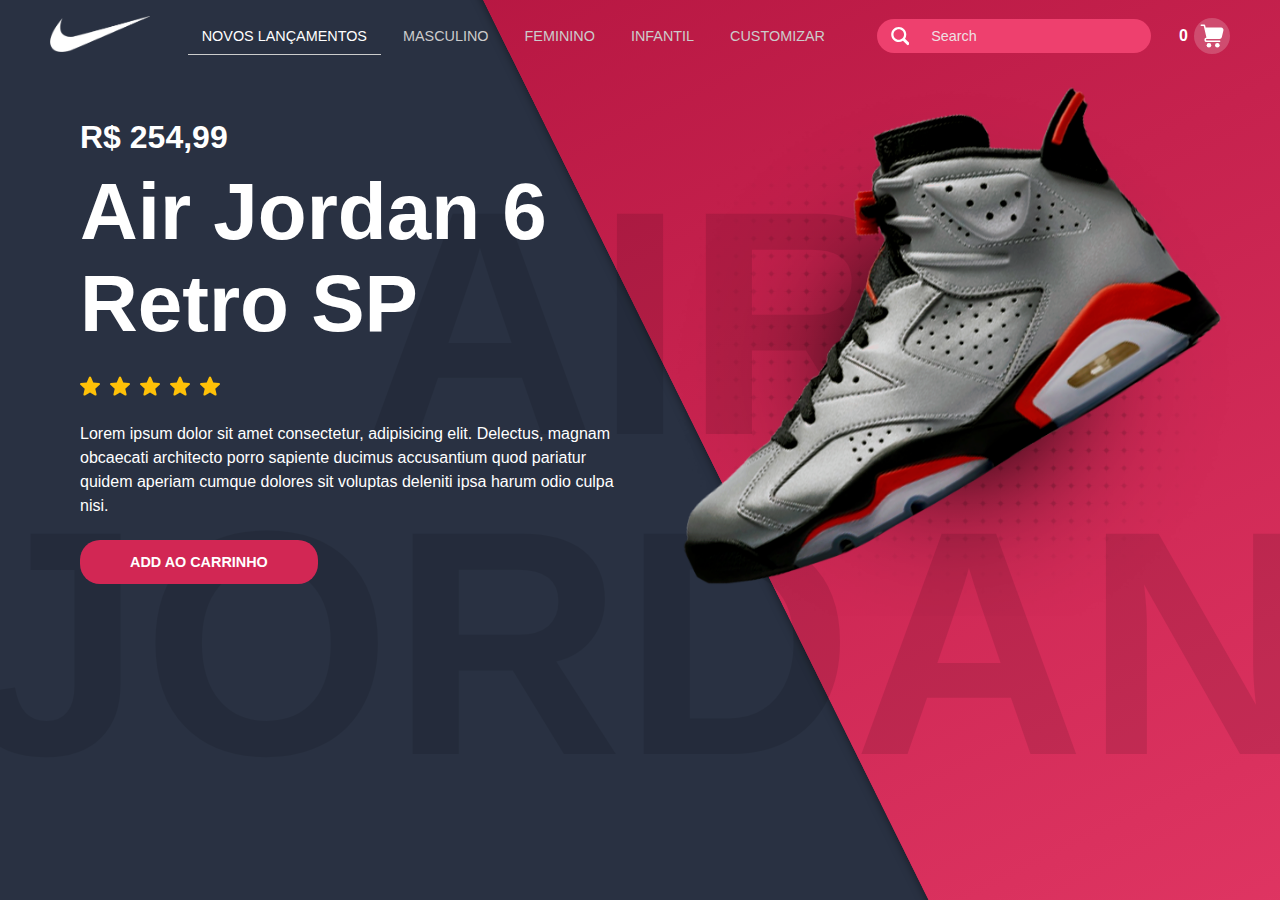
<file: index.html>
<!DOCTYPE html>
<html lang="pt-br">
<head>
    <meta charset="UTF-8">
    <meta http-equiv="X-UA-Compatible" content="IE=edge">
    <meta name="viewport" content="width=device-width, initial-scale=1.0">
    <title>Home</title>
    <link rel="stylesheet" href="style.css">
    <link rel="stylesheet" href="color.css">
</head>
<body>
    <div class="cntrCamadaFundo">
        <div class="camadaFundo"></div>
        <p class="textoFundo">Air Jordan</p>
    </div>

    <header>
        <div class="cntrLogo">
            <img src="img/nike-logotipo.png" alt="">
        </div>
        <div class="cntrCategorias">
            <ul>
                <li class="categoarias" onclick="clickCategorias('0')"><span>Novos</span> lançamentos</li>
                <li class="categoarias" onclick="clickCategorias('1')">Masculino</li>
                <li class="categoarias" onclick="clickCategorias('2')">Feminino</li>
                <li class="categoarias" onclick="clickCategorias('3')">Infantil</li>
                <li class="categoarias" onclick="clickCategorias('4')">Customizar</li>
            </ul>
        </div>
        <span>
            <div class="cntrBarraPesquisa">
                <div class="cntrInput">
                    <!--svg lupa-->
                    <svg xmlns="http://www.w3.org/2000/svg" version="1.1" xmlns:xlink="http://www.w3.org/1999/xlink" xmlns:svgjs="http://svgjs.com/svgjs" width="512" height="512" x="0" y="0" viewBox="0 0 32 32" style="enable-background:new 0 0 512 512" xml:space="preserve" class=""><g transform="matrix(1.3000000000000003,0,0,1.3000000000000003,-4.803686141967777,-4.803686141967777)"><path d="m27.414 24.586-5.077-5.077A9.932 9.932 0 0 0 24 14c0-5.514-4.486-10-10-10S4 8.486 4 14s4.486 10 10 10a9.932 9.932 0 0 0 5.509-1.663l5.077 5.077a2 2 0 1 0 2.828-2.828zM7 14c0-3.86 3.14-7 7-7s7 3.14 7 7-3.14 7-7 7-7-3.14-7-7z" fill="#ffffff" data-original="#000000" class=""></path></g></svg>
                    <input type="text" name="search" id="search" placeholder="Search">
                </div>
            </div>
            <div class="cntrCarrinho" onclick="abrirAbaCarrinho()">
                <p id="numCarrinho">0</p>
                <!--svg carrinho-->
                <svg xmlns="http://www.w3.org/2000/svg" version="1.1" xmlns:xlink="http://www.w3.org/1999/xlink" xmlns:svgjs="http://svgjs.com/svgjs" width="512" height="512" x="0" y="0" viewBox="0 0 32 32" style="enable-background:new 0 0 512 512" xml:space="preserve" class=""><circle r="16" cx="16" cy="16" fill="#bac8d3" shape="circle"></circle><g transform="matrix(0.68,0,0,0.68,5.120299377441407,5.11999994277954)"><path d="M30.352 6.137A2.987 2.987 0 0 0 28 5H7.733l-.759-3.229A1 1 0 0 0 6 1H2a1 1 0 0 0 0 2h3.208l3.535 15.026A2.992 2.992 0 0 0 9 24h17a1 1 0 0 0 0-2H9a1 1 0 0 1 0-2h16.882a2.99 2.99 0 0 0 2.92-2.313l2.119-9a2.986 2.986 0 0 0-.569-2.55z" fill="#ffffff" data-original="#000000" class=""></path><circle cx="23" cy="28" r="3" fill="#ffffff" data-original="#000000" class=""></circle><circle cx="12" cy="28" r="3" fill="#ffffff" data-original="#000000" class=""></circle></g></svg>
            </div>
        </span>
    </header>

    <main>
        <div class="cntrLeft">
            <div class="preco">$225</div>
            <p class="nomeProduto">Air Jordan 6 Retro SP</p>
            <div class="cntrEstrelas">
                <svg xmlns="http://www.w3.org/2000/svg" version="1.1" xmlns:xlink="http://www.w3.org/1999/xlink" xmlns:svgjs="http://svgjs.com/svgjs" width="512" height="512" x="0" y="0" viewBox="0 0 511.987 511" style="enable-background:new 0 0 512 512" xml:space="preserve" class=""><g transform="matrix(1,0,0,1,0,10)"><path fill="#ffc107" d="M510.652 185.902a27.158 27.158 0 0 0-23.425-18.71l-147.774-13.419-58.433-136.77C276.71 6.98 266.898.494 255.996.494s-20.715 6.487-25.023 16.534l-58.434 136.746-147.797 13.418A27.208 27.208 0 0 0 1.34 185.902c-3.371 10.368-.258 21.739 7.957 28.907l111.7 97.96-32.938 145.09c-2.41 10.668 1.73 21.696 10.582 28.094 4.757 3.438 10.324 5.188 15.937 5.188 4.84 0 9.64-1.305 13.95-3.883l127.468-76.184 127.422 76.184c9.324 5.61 21.078 5.097 29.91-1.305a27.223 27.223 0 0 0 10.582-28.094l-32.937-145.09 111.699-97.94a27.224 27.224 0 0 0 7.98-28.927zm0 0" data-original="#ffc107" class=""></path></g></svg>
                <svg xmlns="http://www.w3.org/2000/svg" version="1.1" xmlns:xlink="http://www.w3.org/1999/xlink" xmlns:svgjs="http://svgjs.com/svgjs" width="512" height="512" x="0" y="0" viewBox="0 0 511.987 511" style="enable-background:new 0 0 512 512" xml:space="preserve" class=""><g transform="matrix(1,0,0,1,0,10)"><path fill="#ffc107" d="M510.652 185.902a27.158 27.158 0 0 0-23.425-18.71l-147.774-13.419-58.433-136.77C276.71 6.98 266.898.494 255.996.494s-20.715 6.487-25.023 16.534l-58.434 136.746-147.797 13.418A27.208 27.208 0 0 0 1.34 185.902c-3.371 10.368-.258 21.739 7.957 28.907l111.7 97.96-32.938 145.09c-2.41 10.668 1.73 21.696 10.582 28.094 4.757 3.438 10.324 5.188 15.937 5.188 4.84 0 9.64-1.305 13.95-3.883l127.468-76.184 127.422 76.184c9.324 5.61 21.078 5.097 29.91-1.305a27.223 27.223 0 0 0 10.582-28.094l-32.937-145.09 111.699-97.94a27.224 27.224 0 0 0 7.98-28.927zm0 0" data-original="#ffc107" class=""></path></g></svg>
                <svg xmlns="http://www.w3.org/2000/svg" version="1.1" xmlns:xlink="http://www.w3.org/1999/xlink" xmlns:svgjs="http://svgjs.com/svgjs" width="512" height="512" x="0" y="0" viewBox="0 0 511.987 511" style="enable-background:new 0 0 512 512" xml:space="preserve" class=""><g transform="matrix(1,0,0,1,0,10)"><path fill="#ffc107" d="M510.652 185.902a27.158 27.158 0 0 0-23.425-18.71l-147.774-13.419-58.433-136.77C276.71 6.98 266.898.494 255.996.494s-20.715 6.487-25.023 16.534l-58.434 136.746-147.797 13.418A27.208 27.208 0 0 0 1.34 185.902c-3.371 10.368-.258 21.739 7.957 28.907l111.7 97.96-32.938 145.09c-2.41 10.668 1.73 21.696 10.582 28.094 4.757 3.438 10.324 5.188 15.937 5.188 4.84 0 9.64-1.305 13.95-3.883l127.468-76.184 127.422 76.184c9.324 5.61 21.078 5.097 29.91-1.305a27.223 27.223 0 0 0 10.582-28.094l-32.937-145.09 111.699-97.94a27.224 27.224 0 0 0 7.98-28.927zm0 0" data-original="#ffc107" class=""></path></g></svg>
                <svg xmlns="http://www.w3.org/2000/svg" version="1.1" xmlns:xlink="http://www.w3.org/1999/xlink" xmlns:svgjs="http://svgjs.com/svgjs" width="512" height="512" x="0" y="0" viewBox="0 0 511.987 511" style="enable-background:new 0 0 512 512" xml:space="preserve" class=""><g transform="matrix(1,0,0,1,0,10)"><path fill="#ffc107" d="M510.652 185.902a27.158 27.158 0 0 0-23.425-18.71l-147.774-13.419-58.433-136.77C276.71 6.98 266.898.494 255.996.494s-20.715 6.487-25.023 16.534l-58.434 136.746-147.797 13.418A27.208 27.208 0 0 0 1.34 185.902c-3.371 10.368-.258 21.739 7.957 28.907l111.7 97.96-32.938 145.09c-2.41 10.668 1.73 21.696 10.582 28.094 4.757 3.438 10.324 5.188 15.937 5.188 4.84 0 9.64-1.305 13.95-3.883l127.468-76.184 127.422 76.184c9.324 5.61 21.078 5.097 29.91-1.305a27.223 27.223 0 0 0 10.582-28.094l-32.937-145.09 111.699-97.94a27.224 27.224 0 0 0 7.98-28.927zm0 0" data-original="#ffc107" class=""></path></g></svg>
                <svg xmlns="http://www.w3.org/2000/svg" version="1.1" xmlns:xlink="http://www.w3.org/1999/xlink" xmlns:svgjs="http://svgjs.com/svgjs" width="512" height="512" x="0" y="0" viewBox="0 0 511.987 511" style="enable-background:new 0 0 512 512" xml:space="preserve" class=""><g transform="matrix(1,0,0,1,0,10)"><path fill="#ffc107" d="M510.652 185.902a27.158 27.158 0 0 0-23.425-18.71l-147.774-13.419-58.433-136.77C276.71 6.98 266.898.494 255.996.494s-20.715 6.487-25.023 16.534l-58.434 136.746-147.797 13.418A27.208 27.208 0 0 0 1.34 185.902c-3.371 10.368-.258 21.739 7.957 28.907l111.7 97.96-32.938 145.09c-2.41 10.668 1.73 21.696 10.582 28.094 4.757 3.438 10.324 5.188 15.937 5.188 4.84 0 9.64-1.305 13.95-3.883l127.468-76.184 127.422 76.184c9.324 5.61 21.078 5.097 29.91-1.305a27.223 27.223 0 0 0 10.582-28.094l-32.937-145.09 111.699-97.94a27.224 27.224 0 0 0 7.98-28.927zm0 0" data-original="#ffc107" class=""></path></g></svg>
            </div>

            <div class="cntrTitleMobile">
                <p class="nomeProdutoMobile">Air Jordan 6 Retro SP</p>
                <div class="cntrEstrelasMobile">
                    <svg xmlns="http://www.w3.org/2000/svg" version="1.1" xmlns:xlink="http://www.w3.org/1999/xlink" xmlns:svgjs="http://svgjs.com/svgjs" width="512" height="512" x="0" y="0" viewBox="0 0 511.987 511" style="enable-background:new 0 0 512 512" xml:space="preserve" class=""><g transform="matrix(1,0,0,1,0,10)"><path fill="#ffc107" d="M510.652 185.902a27.158 27.158 0 0 0-23.425-18.71l-147.774-13.419-58.433-136.77C276.71 6.98 266.898.494 255.996.494s-20.715 6.487-25.023 16.534l-58.434 136.746-147.797 13.418A27.208 27.208 0 0 0 1.34 185.902c-3.371 10.368-.258 21.739 7.957 28.907l111.7 97.96-32.938 145.09c-2.41 10.668 1.73 21.696 10.582 28.094 4.757 3.438 10.324 5.188 15.937 5.188 4.84 0 9.64-1.305 13.95-3.883l127.468-76.184 127.422 76.184c9.324 5.61 21.078 5.097 29.91-1.305a27.223 27.223 0 0 0 10.582-28.094l-32.937-145.09 111.699-97.94a27.224 27.224 0 0 0 7.98-28.927zm0 0" data-original="#ffc107" class=""></path></g></svg>
                    <svg xmlns="http://www.w3.org/2000/svg" version="1.1" xmlns:xlink="http://www.w3.org/1999/xlink" xmlns:svgjs="http://svgjs.com/svgjs" width="512" height="512" x="0" y="0" viewBox="0 0 511.987 511" style="enable-background:new 0 0 512 512" xml:space="preserve" class=""><g transform="matrix(1,0,0,1,0,10)"><path fill="#ffc107" d="M510.652 185.902a27.158 27.158 0 0 0-23.425-18.71l-147.774-13.419-58.433-136.77C276.71 6.98 266.898.494 255.996.494s-20.715 6.487-25.023 16.534l-58.434 136.746-147.797 13.418A27.208 27.208 0 0 0 1.34 185.902c-3.371 10.368-.258 21.739 7.957 28.907l111.7 97.96-32.938 145.09c-2.41 10.668 1.73 21.696 10.582 28.094 4.757 3.438 10.324 5.188 15.937 5.188 4.84 0 9.64-1.305 13.95-3.883l127.468-76.184 127.422 76.184c9.324 5.61 21.078 5.097 29.91-1.305a27.223 27.223 0 0 0 10.582-28.094l-32.937-145.09 111.699-97.94a27.224 27.224 0 0 0 7.98-28.927zm0 0" data-original="#ffc107" class=""></path></g></svg>
                    <svg xmlns="http://www.w3.org/2000/svg" version="1.1" xmlns:xlink="http://www.w3.org/1999/xlink" xmlns:svgjs="http://svgjs.com/svgjs" width="512" height="512" x="0" y="0" viewBox="0 0 511.987 511" style="enable-background:new 0 0 512 512" xml:space="preserve" class=""><g transform="matrix(1,0,0,1,0,10)"><path fill="#ffc107" d="M510.652 185.902a27.158 27.158 0 0 0-23.425-18.71l-147.774-13.419-58.433-136.77C276.71 6.98 266.898.494 255.996.494s-20.715 6.487-25.023 16.534l-58.434 136.746-147.797 13.418A27.208 27.208 0 0 0 1.34 185.902c-3.371 10.368-.258 21.739 7.957 28.907l111.7 97.96-32.938 145.09c-2.41 10.668 1.73 21.696 10.582 28.094 4.757 3.438 10.324 5.188 15.937 5.188 4.84 0 9.64-1.305 13.95-3.883l127.468-76.184 127.422 76.184c9.324 5.61 21.078 5.097 29.91-1.305a27.223 27.223 0 0 0 10.582-28.094l-32.937-145.09 111.699-97.94a27.224 27.224 0 0 0 7.98-28.927zm0 0" data-original="#ffc107" class=""></path></g></svg>
                    <svg xmlns="http://www.w3.org/2000/svg" version="1.1" xmlns:xlink="http://www.w3.org/1999/xlink" xmlns:svgjs="http://svgjs.com/svgjs" width="512" height="512" x="0" y="0" viewBox="0 0 511.987 511" style="enable-background:new 0 0 512 512" xml:space="preserve" class=""><g transform="matrix(1,0,0,1,0,10)"><path fill="#ffc107" d="M510.652 185.902a27.158 27.158 0 0 0-23.425-18.71l-147.774-13.419-58.433-136.77C276.71 6.98 266.898.494 255.996.494s-20.715 6.487-25.023 16.534l-58.434 136.746-147.797 13.418A27.208 27.208 0 0 0 1.34 185.902c-3.371 10.368-.258 21.739 7.957 28.907l111.7 97.96-32.938 145.09c-2.41 10.668 1.73 21.696 10.582 28.094 4.757 3.438 10.324 5.188 15.937 5.188 4.84 0 9.64-1.305 13.95-3.883l127.468-76.184 127.422 76.184c9.324 5.61 21.078 5.097 29.91-1.305a27.223 27.223 0 0 0 10.582-28.094l-32.937-145.09 111.699-97.94a27.224 27.224 0 0 0 7.98-28.927zm0 0" data-original="#ffc107" class=""></path></g></svg>
                    <svg xmlns="http://www.w3.org/2000/svg" version="1.1" xmlns:xlink="http://www.w3.org/1999/xlink" xmlns:svgjs="http://svgjs.com/svgjs" width="512" height="512" x="0" y="0" viewBox="0 0 511.987 511" style="enable-background:new 0 0 512 512" xml:space="preserve" class=""><g transform="matrix(1,0,0,1,0,10)"><path fill="#ffc107" d="M510.652 185.902a27.158 27.158 0 0 0-23.425-18.71l-147.774-13.419-58.433-136.77C276.71 6.98 266.898.494 255.996.494s-20.715 6.487-25.023 16.534l-58.434 136.746-147.797 13.418A27.208 27.208 0 0 0 1.34 185.902c-3.371 10.368-.258 21.739 7.957 28.907l111.7 97.96-32.938 145.09c-2.41 10.668 1.73 21.696 10.582 28.094 4.757 3.438 10.324 5.188 15.937 5.188 4.84 0 9.64-1.305 13.95-3.883l127.468-76.184 127.422 76.184c9.324 5.61 21.078 5.097 29.91-1.305a27.223 27.223 0 0 0 10.582-28.094l-32.937-145.09 111.699-97.94a27.224 27.224 0 0 0 7.98-28.927zm0 0" data-original="#ffc107" class=""></path></g></svg>
                </div>
                <div class="precoMobile">$225</div>
            </div>

            <div class="cntrImgMainMobile">
                <img src="img/tenis.png" alt="">
            </div>
            <p class="sobreProduto">Lorem ipsum dolor sit amet consectetur, adipisicing elit. Delectus, magnam obcaecati architecto porro sapiente ducimus accusantium quod pariatur quidem aperiam cumque dolores sit voluptas deleniti ipsa harum odio culpa nisi.</p>
            <div class="cntrBtns">
                <button id="addCart">Add ao carrinho</button>
                <button>
                    <svg xmlns="http://www.w3.org/2000/svg" version="1.1" xmlns:xlink="http://www.w3.org/1999/xlink" xmlns:svgjs="http://svgjs.com/svgjs" width="512" height="512" x="0" y="0" viewBox="0 0 512 512" style="enable-background:new 0 0 512 512" xml:space="preserve" class=""><g><path d="M376 30c-27.783 0-53.255 8.804-75.707 26.168-21.525 16.647-35.856 37.85-44.293 53.268-8.437-15.419-22.768-36.621-44.293-53.268C189.255 38.804 163.783 30 136 30 58.468 30 0 93.417 0 177.514c0 90.854 72.943 153.015 183.369 247.118 18.752 15.981 40.007 34.095 62.099 53.414C248.38 480.596 252.12 482 256 482s7.62-1.404 10.532-3.953c22.094-19.322 43.348-37.435 62.111-53.425C439.057 330.529 512 268.368 512 177.514 512 93.417 453.532 30 376 30z" fill="#000000" data-original="#000000" class=""></path></g></svg>
                    Add aos favoritos
                </button>
            </div>
        </div>
        <div class="cntrRight">
            <div class="cntrImgMain">
                <img src="img/tenis.png" alt="">
            </div>
        </div>
    </main>


    <div class="carrinho">
        <svg class="bntVoltarCart" xmlns="http://www.w3.org/2000/svg" version="1.1" xmlns:xlink="http://www.w3.org/1999/xlink" xmlns:svgjs="http://svgjs.com/svgjs" width="512" height="512" x="0" y="0" viewBox="0 0 512 512" style="enable-background:new 0 0 512 512" xml:space="preserve" class=""><g><path d="M492 236H68.442l70.164-69.824c7.829-7.792 7.859-20.455.067-28.284-7.792-7.83-20.456-7.859-28.285-.068l-104.504 104-.018.019c-7.809 7.792-7.834 20.496-.002 28.314l.018.019 104.504 104c7.828 7.79 20.492 7.763 28.285-.068 7.792-7.829 7.762-20.492-.067-28.284L68.442 276H492c11.046 0 20-8.954 20-20s-8.954-20-20-20z" fill="#ffffff" data-original="#000000"></path></g></svg>
        <h1>Seu carrinho</h1>
        <p class="numItensCart">0 ITEM</p>

        <div class="cntrMainCart">
            <div class="boxItemCart">
                <div class="cntrMiniImgCart">
                    <!--img produto-->
                    <img src="img/tenis.png" alt="">
                </div>
                <div class="cntrNomePrecoItemCart">
                    <h2>Air Jordan 6</h2>
                    <p>Retro SP</p>
                    <p class="precoItemCart">R$ 225,45</p>
                </div>
                <div class="cntrExcluirItemCart">
                    <h2>Deseja excluir esse item?</h2>
                    <div class="cntrBtnExcluirItemCart">
                        <button class="btnExcluirCart">Excluir</button>
                        <button class="btnCancelarExcluirCart">Cancelar</button>
                    </div>
                </div>
                <div class="cntrQuantidadeItemCart">
                    <button class="maisQuantidade">+</button>
                    <p class="textQuantidade">1</p>
                    <button class="menosQuantidade">-</button>
                </div>
            </div>
            <div class="cntrPrecoTotalCart">
                <span>
                    <p>Subtotal</p>
                    <p id="numSubtotal">R$ 255,45</p>
                </span>
                <span>
                    <p>Frete</p>
                    <p>R$ 20,00</p>
                </span>
                 <span>
                    <p>Total</p>
                    <p id="numTotal">R$ 255,45</p>
                </span>
            </div>
        </div>

        <button class="btnComprarAgoraCart">Comprar agora</button>
    </div>



    <script>

// CONTROLE DO "HOVER" DAS .categotias EM HEADER

        // pegar todas as ".categotias" em header
        let categoarias = document.querySelectorAll(".categoarias")

        // quando alguma ".categoria" for clicada vai chamar clickCategorias(indice)
        function clickCategorias(indice){
            // todas as ".categorias" vão ficar na estilização padrão
            for (let i = 0; i < categoarias.length; i++) {
                categoarias[i].style.color = "#ccc"
                categoarias[i].style.borderBottom =  "1px solid transparent"
            }

            // a ".categoria" q foi clicada sera estilizada 
            categoarias[indice].style.borderBottom =  "1px solid #ccc"
            categoarias[indice].style.color =  "white"
            categoarias[indice].style.transition =  ".5s"
        }
        
        // Abrir a pag com a primeira ".categoria" marcada
        clickCategorias("0")
//



// CLIQUE "ADD AO CARRINHO"

        let bntAddCart = document.getElementById("addCart")

        // "noCarrinho" sera false até o item ser add ao carrinho
        let noCarrinho = false;

        // numero que representa a quantidade de itens que tem no carrinho
        let numCarrinho = document.getElementById("numCarrinho")

        bntAddCart.addEventListener('click', function() {

            // verificar se o item ja esta no carrinho
            if (noCarrinho == false) {

                // quando clicar no botão o texto dele vai ser alterado
                bntAddCart.classList.add('bntAddCartClicado');
                bntAddCart.classList.remove('bntAddCartNaoClicado');

                bntAddCart.innerHTML = "Adicionado!"

                numCarrinho.style.transition = "1s"
                numCarrinho.style.transform = "scale(1.5)"

                setTimeout(() => {
                    numCarrinho.style.transform = "scale(1)"
                    numCarrinho.innerHTML = "1"
                }, 500);

                setTimeout(() => {
                    bntAddCart.innerHTML = "Ver no carrinho"
                    bntAddCart.classList.remove('bntAddCartClicado');
                    bntAddCart.classList.add('bntAddCartNaoClicado');

                }, 2000);

                noCarrinho = true
                controlllerCart(1);
            }
            else{
                // se o item ja estiver no carrinho, vai abrir a aba "carrinho"
                abrirAbaCarrinho()
                
            }

        })
    
//



// TAMANHO DO cntrCamadaFundo

        const body = document.querySelector('body');
        const cntrCamadaFundo = document.querySelector('.cntrCamadaFundo');
        const bodyHeight = body.clientHeight;

        cntrCamadaFundo.style.height = bodyHeight + 'px';

//



// VERIFICAR SE ESTÁ NA VERSÃO MOBILE OU NÃO
        let mobile = false;

        window.addEventListener('DOMContentLoaded', function() {
            
            function checkScreenWidth() {
                var screenWidth = window.innerWidth || document.documentElement.clientWidth || document.body.clientWidth;
                
                if (screenWidth <= 850) {
                    mobile = true;
                } else {
                    mobile = false;
                }
                
                console.log('Mobile:', mobile);
            }
            
            // Verificar a largura da tela ao carregar a página
            checkScreenWidth();
            
            // Verificar a largura da tela ao redimensionar
            window.addEventListener('resize', checkScreenWidth);
        });

//


// FECHAR ABA CARRINHO / ABRIR ABA CARRINHO

        document.querySelector('.bntVoltarCart').addEventListener('click', function() {
            document.querySelector('.carrinho').style.animation = "carrinhoClose .8s normal"
            setTimeout(() => {
                document.querySelector('.carrinho').style.display = "none"
            }, 750);
        })

        function abrirAbaCarrinho() {
            window.scrollTo(0, 0);
            document.querySelector('.carrinho').style.display = "block"
            document.querySelector('.carrinho').style.animation = "carrinhoOpen .8s both"
        }

//


// AUMENTAR OU DIMINUIR A QUANTIDADE DO ITEM NO CARRINHO
        let textQuantidade = document.querySelector(".textQuantidade")
        let precoItem = 254.99
        let precoItemQuantidade = precoItem;
        let precoMobile = document.querySelector(".precoMobile")
        let preco = document.querySelector(".preco")
        let numTotal = document.getElementById("numTotal")
        let numSubtotal = document.getElementById("numSubtotal")
        let precoItemCart = document.querySelector(".precoItemCart")
        precoItemCart.innerHTML = "R$ " + precoItem.toFixed(2).replace(".", ",")

        textQuantidade.innerHTML = 1

        document.querySelector('.maisQuantidade').addEventListener('click', function() {
            textQuantidade.innerHTML = parseInt(textQuantidade.innerHTML) + 1
            precoItemQuantidade = precoItem * parseInt(textQuantidade.innerHTML) +20
            attPreco()
        })

        document.querySelector('.menosQuantidade').addEventListener('click', function() {
            if (textQuantidade.innerHTML == "1") {
                // deseja excluir essa item do carrinho?
                document.querySelector(".boxItemCart").style.backgroundColor = "rgb(255 0 0 / 10%)"
                document.querySelector(".cntrNomePrecoItemCart").style.display = "none"
                document.querySelector(".cntrQuantidadeItemCart").style.display = "none"
                document.querySelector(".cntrExcluirItemCart").style.display = "block"
                
            }else{
                textQuantidade.innerHTML = parseInt(textQuantidade.innerHTML) - 1
                precoItemQuantidade = precoItem * parseInt(textQuantidade.innerHTML) +20
                attPreco()
            }
        })

        attPreco()
        function attPreco(){
            preco.innerHTML = "R$ " + precoItem.toFixed(2).replace(".", ",")
            precoMobile.innerHTML = preco.innerHTML
            numSubtotal.innerHTML = "R$ " + (precoItemQuantidade-20).toFixed(2).replace(".", ",")
            numTotal.innerHTML = "R$ " + precoItemQuantidade.toFixed(2).replace(".", ",")
        }


        document.querySelector('.btnCancelarExcluirCart').addEventListener('click', function() {
            document.querySelector(".boxItemCart").style.backgroundColor = "rgb(255 0 0 / 0%)"
            document.querySelector(".cntrNomePrecoItemCart").style.display = "block"
            document.querySelector(".cntrQuantidadeItemCart").style.display = "flex"
            document.querySelector(".cntrExcluirItemCart").style.display = "none"
        })

        document.querySelector('.btnExcluirCart').addEventListener('click', function() {
            // excluir item do carrinho
            controlllerCart(0);
        })
//


        function controlllerCart(numItens){
            if(numItens > 0){
                // se tiver itens no cart
                document.querySelector(".cntrMainCart").style.display = "block"
                //document.getElementById("numCarrinho").innerHTML = "1"
                noCarrinho = true
                //bntAddCart.innerHTML = "Ver no carrinho"
                document.querySelector(".numItensCart").innerHTML = "1 ITEM"

            }else{
                // se não tiver itens no cart
                document.querySelector(".cntrMainCart").style.display = "none"
                document.getElementById("numCarrinho").innerHTML = "0"
                noCarrinho = false
                bntAddCart.innerHTML = "ADD AO CARRINHO"
                document.querySelector(".boxItemCart").style.backgroundColor = "rgb(255 0 0 / 0%)"
                document.querySelector(".cntrNomePrecoItemCart").style.display = "block"
                document.querySelector(".cntrQuantidadeItemCart").style.display = "flex"
                document.querySelector(".cntrExcluirItemCart").style.display = "none"
                document.querySelector(".numItensCart").innerHTML = "0 ITEM"
            }
        }

//document.querySelector(".precoMobile").innerHTML = "$009"
    </script>


</body>
</html>
</file>
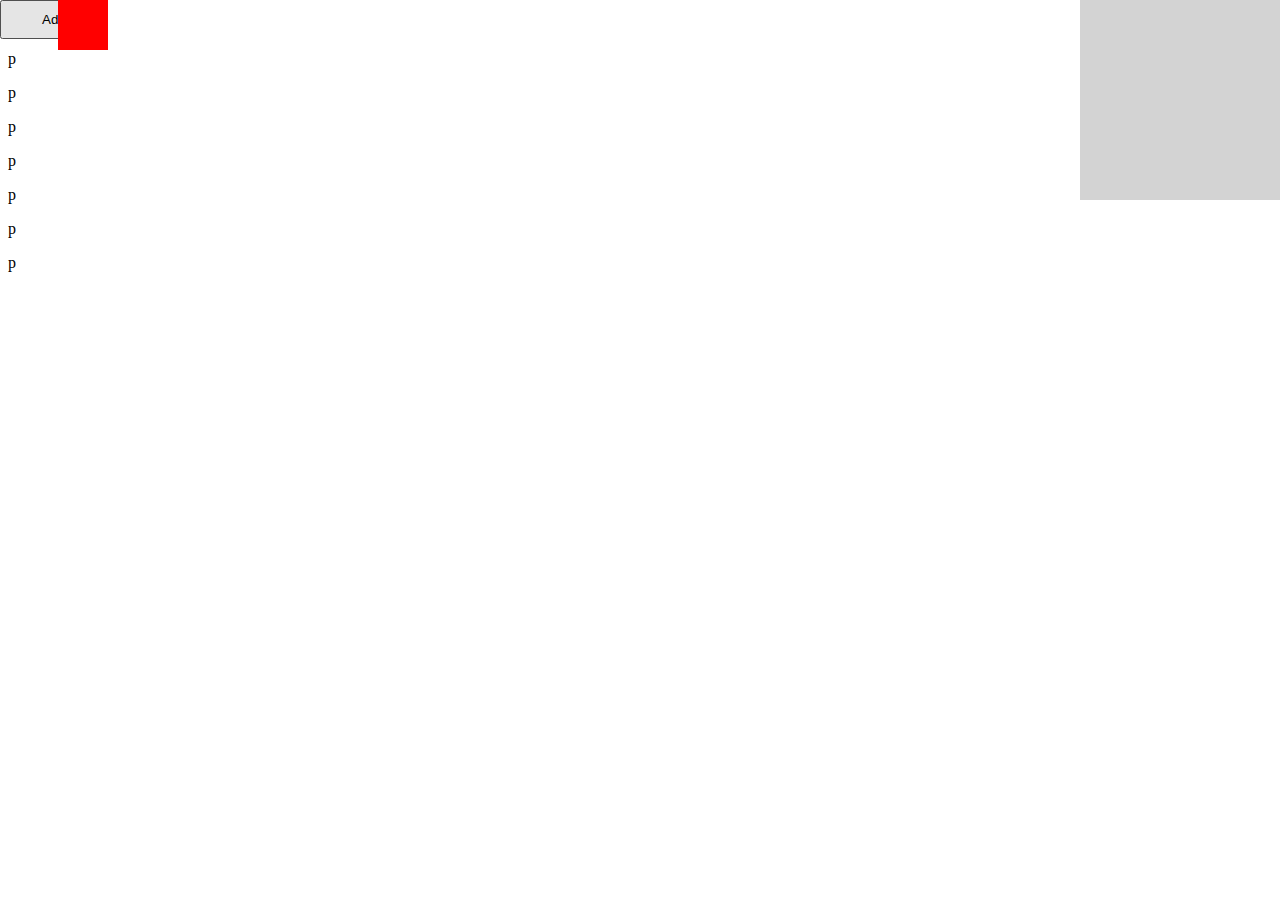
<file: teste.html>
<!DOCTYPE html>
<html>
<head>
  <style>
    .cart {
      width: 200px;
      height: 200px;
      background-color: lightgray;
      position: absolute;
      top: 0px;
      right: 0px;
    }

    .cartFloat {
      width: 50px;
      height: 50px;
      background-color: red;
      position: absolute;
      top: 0px;
      right: 0px;
    }

    #add {
      padding: 10px 40px;
      position: absolute;
      top: 0px;
      left: 0px;
    }
  </style>
</head>
<body>
    <p>p</p><p>p</p><p>p</p><p>p</p><p>p</p><p>p</p><p>p</p><p>p</p>
  <button id="add">Add</button>
  <div class="cartFloat"></div>
  <div class="cart"></div>

  <script>
    let addButton = document.getElementById('add');
    let cart = document.querySelector('.cart');
    
    let cartFloatDiv = document.querySelector('.cartFloat');

    const btnAddPosition = getComputedStyle(addButton).getPropertyValue('right');
    const cartPosition = getComputedStyle(cart).getPropertyValue('right');

    cartFloatDiv.style.right = btnAddPosition;

    addButton.addEventListener('click', function() {
        cartFloatDiv.style.transition = "4s"
        cartFloatDiv.style.right = cartPosition;
    });
    
  </script>
</body>
</html>
</file>
<file: style.css>
*{
    margin: 0px;
    padding: 0px;
    box-sizing: border-box;
    font-family: Arial, Helvetica, sans-serif;
}
html{
    max-width: 100vw;
}
body{
    overflow-x: hidden;
    background-color: var(--corPrincipal);
    min-height: 100vh;
    max-width: 100vw;
    overflow-x: hidden;
}
.cntrCamadaFundo{
    width: 100vw;
    max-width: 100vw;
    min-height: 100vh;
    position: absolute;
    overflow: hidden;
    display: flex;
    align-items: center;
    justify-content: center;
}
.camadaFundo{
    background-color: var(--corDestaque);
    background-image: linear-gradient(180deg, var(--corDestaqueVariacao1), var(--corDestaqueVariacao2));
    width: 100vh;
    height: 200vh;
    position: absolute;
    right: -42vh;
    top: -50vh;
    transform: rotate(-26.33deg);
    box-shadow: 0px 0px 10px 0px rgb(0 0 0 / 50%);
    z-index: -1;
}
.textoFundo{
    position: absolute;
    color: black;
    font-weight: bold;
    font-size: 20em;
    text-align: center;
    line-height: 1em;
    text-transform: uppercase;
    opacity: .1;
    animation: piscar 5s infinite;
    margin-top: 66px;
}
@keyframes piscar {
    0% {
        opacity: .1;
    }
    50% {
        opacity: .05;
    }
    100% {
        opacity: .1;
    }
}

header{
    z-index: 3;
    display: flex;
    align-items: center;
    justify-content: space-between;
    padding: 16px 50px 30px 50px;
    position: relative;
}
header > span{
    display: flex;
    width: 50%;
}
.cntrLogo{
    width: fit-content;
    cursor: pointer;

}
.cntrLogo img{
    width: 100px;
}
.cntrCategorias{
    width: 100%;
    margin: 0px 10px;
}
.cntrCategorias ul{
    display: flex;
    align-items: center;
    justify-content: center;
    list-style: none;
}
.cntrCategorias ul li{
    padding: 10px 14px;
    margin: 0px 4px;
    color: #ccc;
    text-transform: uppercase;
    font-size: .9em;
    cursor: pointer;
    border-bottom: 1px solid transparent;
    border-radius: 4px 4px 0px 0px;
}
.cntrCategorias ul li:hover{
    transition: .8s;
    background-color: rgba(204, 204, 204, 0.1);
}
.cntrBarraPesquisa{
    width: 100%;
    margin-right: 28px;
}
.cntrInput{
    background-color: var(--corDestaqueVariacao2);
    border-radius: 20px;
    display: flex;
    align-items: center;
    justify-content: flex-start;
}
.cntrInput svg{
    width: 24px;
    height: 24px;
    margin: 4px 14px;
    cursor: pointer;

}
.cntrInput input{
    border: none;
    background: none;
    outline: none;
    font-size: .9em;
    padding: 4px;
    height: 26px;
    margin: 4px;
    color: white;
    width: 100%;
    margin-right: 10px;
    border-radius: 0px 20px 20px 0px;

}

.cntrInput input::placeholder{
    color: #eeee;
}
.cntrCarrinho{
    display: flex;
    align-items: center;
    justify-content: flex-end;
    width: fit-content;
    cursor: pointer;

}
.cntrCarrinho p{
    font-size: 1em;
    font-weight: bold;
    color: white;
    margin-right: 42px;
}
.cntrCarrinho svg{
    width: 36px;
    height: 36px;
    position: absolute;
}
.cntrCarrinho svg > circle{
    fill: rgba(255, 255, 255, 0.2);
}


main{
    z-index: 2;
    position: relative;
    display: flex;
    align-items: center;
    justify-content: space-around;
}
main > div{
    width: 50%;
}
.cntrLeft{
    display: flex;
    flex-direction: column;
    justify-content: center;
    padding: 20px 10px 20px 80px;
    color: white;
}
.preco,.precoMobile{
    font-size: 2em;
    font-weight: bold;
    margin-bottom: 10px;
}
.nomeProduto,.nomeProdutoMobile{
    font-size: 5em;
    font-weight: bold;

}
.cntrEstrelas,.cntrEstrelasMobile{
    display: flex;
    margin: 26px 0px;
}
.cntrEstrelas svg,.cntrEstrelasMobile svg{
    width: 20px;
    height: 20px;
    margin-left: 10px;
}
.cntrEstrelas svg:first-child,.cntrEstrelasMobile svg:first-child{
    margin-left: 0px;
}
.cntrImgMainMobile{
    display: none;
}
.sobreProduto{
    font-size: 1em;
    line-height: 24px;
    margin-bottom: 22px;
}
.cntrBtns{
    display: flex;
}
.cntrBtns button{
    padding: 14px 50px;
    border-radius: 20px;
    border: none;
    font-size: .9em;
    text-transform: uppercase;
    font-weight: bold;
    color: white;
    background-color: var(--corDestaque);
    display: flex;
    align-items: center;
    cursor: pointer;
}
.cntrBtns button:last-child{
    display: none;
    color: white;
    background-color: transparent;
    border: 2px solid var(--corDestaque);
    margin-left: 14px;
}
.cntrBtns button svg{
    width: 20px;
    height: 20px;
    margin-right: 10px;
}
.cntrBtns button svg path{
    fill: var(--corDestaque);
}
.cntrBtns button:hover{
    background-color: var(--corDestaqueVariacao2);
}
.bntAddCartClicado{
    background-color: var(--corDestaqueVariacao2);
    transition: 1s;
}
.bntAddCartNaoClicado{
    background-color: var(--corDestaque);
    transition: 0s;

}


.cntrRight{
    display: flex;
    align-items: center;
    justify-content: center;
}
.cntrImgMain{
    width: 100%;
    height: 100%;
    display: flex;
    align-items: center;
    justify-content: center;

}
.cntrImgMain img{
    width: 90%;
    height: 90%;
}
.cntrTitleMobile{
    display: none;
}


.carrinho{
    position: fixed;
    width: calc(100vw - 14px);
    height: 100%;
    background-color: var(--corPrincipal);
    z-index: 99;
    top: 0px;
    padding: 14px;
    color: white;
    max-width: 850px;
    display: none;
    box-shadow: 0px 0px 0px 200vw rgba(0, 0, 0, 0.6);
}
@keyframes carrinhoOpen {
    0%{
        right: calc(850px *-1);
        box-shadow: 0px 0px 0px 200vw rgba(0, 0, 0, 0);

    }
    100%{
        right: 0px;
        box-shadow: 0px 0px 0px 200vw rgba(0, 0, 0, 0.6);
    }
}
@keyframes carrinhoClose {
    0%{
        right: 0px;
        box-shadow: 0px 0px 0px 200vw rgba(0, 0, 0, 0.6);

    }
    100%{
        right: calc(850px *-1);
        box-shadow: 0px 0px 0px 200vw rgba(0, 0, 0, 0);
    }
}
.bntVoltarCart {
    width: 36px;
    height: 36px;
    cursor: pointer;
}
.bntVoltarCart path{
    fill: #ccc;
}
.carrinho h1{
    font-size: 2.5em;
    margin-top: 10px;

}
.carrinho .numItensCart{
    font-size: .9em;
    color: #ccc;
    margin-top: 10px;
}
.cntrMainCart{
    padding: 4px;
    display: none;
}
.boxItemCart{
    display: flex;
    align-items: center;
    justify-content: space-between;
    margin: 31px 0px;
    border-radius: 20px;
    padding: 10px 0px;
}

.cntrMiniImgCart{
    background-color: #ccc;
    width: 40%;
    max-width: 200px;
    max-height: 200px;
    border-radius: 10px;
    margin: 0px 20px;
}
.cntrMiniImgCart img{
    width: 100%;
}
.cntrNomePrecoItemCart{
    width: 50%;
}
.cntrExcluirItemCart {
    width: 100%;
}
.cntrNomePrecoItemCart h2, .cntrExcluirItemCart h2{
    font-size: 2em;
    margin-bottom: 6px;
    font-weight: normal;
}
.cntrNomePrecoItemCart p:nth-child(2){
    font-size: 1em;
    color: #ccc;
    margin-bottom: 14px;
}
.cntrNomePrecoItemCart p:last-child{
    font-size: 2em;
    font-weight: bold;
}
.cntrQuantidadeItemCart{
    display: flex;
    align-items: center;
    justify-content: center;
    flex-direction: column;
    border-radius: 20px;
    overflow: hidden;
    border: 1px solid var(--corPrincipalVariacao2);
    width: 36px;

}
.cntrQuantidadeItemCart button, .cntrQuantidadeItemCart p{
    width: 36px;
    height: 36px;
    font-size: 1em;
    display: flex;
    align-items: center;
    justify-content: center;
    border: none;
    color: #ccc;
    background: none;
}
.cntrQuantidadeItemCart button{
    cursor: pointer;
}


.cntrPrecoTotalCart{
    color: #ccc;
    border-top: 1px solid #ccc;
    margin-top: 20px;

}
.cntrPrecoTotalCart span{
    display: flex;
    align-items: center;
    justify-content: space-between;
    font-size: .9em;
    margin-top: 14px;
}

.cntrPrecoTotalCart span:last-child{
    font-size: 1.4em;
    font-weight: bold;
    margin-bottom: 14px;

}


.btnComprarAgoraCart{
    position: absolute;
    bottom: 0px;
    left: 0px;
    width: calc(100% - 28px);
    margin: 14px;
    padding: 14px;
    font-size: 1em;
    font-weight: bold;
    color: white;
    background-color: var(--corPrincipalVariacao2);
    border-radius: 20px;
    border: none;
    cursor: pointer;
}
.cntrExcluirItemCart{
    display: none;
}
.cntrBtnExcluirItemCart{
    margin-top: 14px;
}
.cntrBtnExcluirItemCart button{
    padding: 6px 14px;
    font-size: .88em;
    border-radius: 6px;
    border: none;
    color: #fff;
    cursor: pointer;
}
.cntrBtnExcluirItemCart button:nth-child(2){
    margin-right: 4px;
    background-color: var(--corPrincipalVariacao2);
    border-radius: 6px;
}
.cntrBtnExcluirItemCart button:nth-child(1){
    background: none;

}

@media only screen and (max-width: 1220px) {
    .cntrBarraPesquisa {
        width: fit-content;
    }
    header > span {
        width: fit-content;
    }
}
@media only screen and (max-width: 1130px) {
    header {
        padding: 16px 20px 40px 20px;
    }
}
@media only screen and (max-width: 1040px) {
    .cntrCategorias {
        width: 100%;
        margin: 0px;
        margin-top: 60px;
    }
    .cntrCategorias ul {
        justify-content: space-evenly;
    }
    .cntrCategorias ul li {
        padding: 10px 0px;
        margin: 0px;
        width: 20%;
        text-align: center;
    }
    .cntrLogo{
        position: absolute;
        left: 30px;
        width: 30%;

    }
    header > span {
        position: absolute;
        right: 30px;
        width: calc(100% - 200px);
    }
    header {
        padding-top: 16px;
        align-items: flex-start;
    }
    .cntrBarraPesquisa {
        width: 100%;
    }
    .cntrInput {
        background-color: var(--corPrincipalVariacao2);

    }
    .nomeProduto {
        font-size: 3em;
    }
}

@media only screen and (max-width: 1020px) {
    .nomeProduto {
        font-size: 3em;
    }
}

@media only screen and (max-width: 888px) {
    .nomeProduto {
        font-size: 2.5em;
    }
    .camadaFundo {
        transform: rotate(-32deg);
    }
    .cntrCategorias ul li {
        font-size: 0.8em;
    }
}
@media only screen and (max-width: 850px) {

    .camadaFundo {
        width: 150vw;
        height: 150vh;
        left: -50vw;
        top: -100vh;
        transform: rotate(350deg);
    }
    .cntrInput {
        background-color: var(--corDestaqueVariacao2);

    }
    main > div {
        width: fit-content;
    }
    .cntrLeft {
        display: flex;
        flex-direction: column;
        justify-content: center;
        padding: 22px;
        padding-top: 0px;
        color: white;
        width: 100%;
    }
    .cntrImgMain,.nomeProduto,.preco,.cntrEstrelas{
        display: none;
    }
    .cntrImgMainMobile, .cntrTitleMobile{
        display: flex;
    }
    .cntrImgMainMobile{
        width: 100%;
        display: flex;
        align-items: center;
        justify-content: center;
    }
    .cntrImgMainMobile img{
        width: 80%;
    }
    .cntrTitleMobile{
        flex-direction: column;
        width: fit-content;
        margin: auto;
    }
    .nomeProdutoMobile{
        font-size: 4em;
    }
    .precoMobile{
        font-size: 1.7em;
    }
    .cntrCamadaFundo {
        width: 100%;
        overflow-x: hidden;
    }
    .cntrLogo {
        left: 20px;
        width: fit-content;
    }
    header > span {
        right: 20px;
        width: calc(100% - 160px);
    }
    .cntrLogo{
        height: 34px;
        display: flex;
        align-items: center;
        justify-content: center;
    }
    header > span {
        height: 34px;
    }
    .cntrLogo img {
        width: 80px;
    }
    .categoarias span{
        display: none;
    }
    .cntrCategorias {
        width: 100%;
        margin: 0px;
        margin-top: 45px;
    }
}
@media only screen and (max-width: 800px) {

    .cntrCategorias ul li {
        padding: 10px 20px;
        width: fit-content;
    }
    .cntrNomePrecoItemCart p:last-child,
    .cntrNomePrecoItemCart h2, .cntrExcluirItemCart h2 {
        font-size: 1.8em;
    }
}
@media only screen and (max-width: 725px) {

    .nomeProdutoMobile{
        font-size: 3.8em;
    }

}
@media only screen and (max-width: 690px) {

    .cntrCategorias ul li {
        padding: 10px;
        width: fit-content;
    }
    .nomeProdutoMobile{
        font-size: 3.5em;
    }
}

@media only screen and (max-width: 650px) {

    .nomeProdutoMobile{
        font-size: 3em;
    }
    .cntrNomePrecoItemCart p:last-child,
    .cntrNomePrecoItemCart h2, .cntrExcluirItemCart h2 {
        font-size: 1.7em;
    }
}

@media only screen and (max-width: 560px) {

    .nomeProdutoMobile{
        font-size: 2.7em;
    }
    .cntrNomePrecoItemCart p:last-child,
    .cntrNomePrecoItemCart h2, .cntrExcluirItemCart h2 {
        font-size: 1.5em;
    }
}


@media only screen and (max-width: 510px) {

    .nomeProdutoMobile{
        font-size: 2.6em;
    }
    .cntrLogo {
        left: 10px;
    }
    header > span {
        right: 10px;
        width: calc(100% - 120px);
    }
    .cntrLogo img {
        width: 60px;
    }
}
</file>
<file: color.css>
:root{
    --corPrincipal: #293142;
    --corPrincipalVariacao1: #252d3c;
    --corPrincipalVariacao2: #36445d;

    --corDestaque: #d22754;
    --corDestaqueVariacao1: #b2133e;
    --corDestaqueVariacao2: #ee406e;
}
</file>
